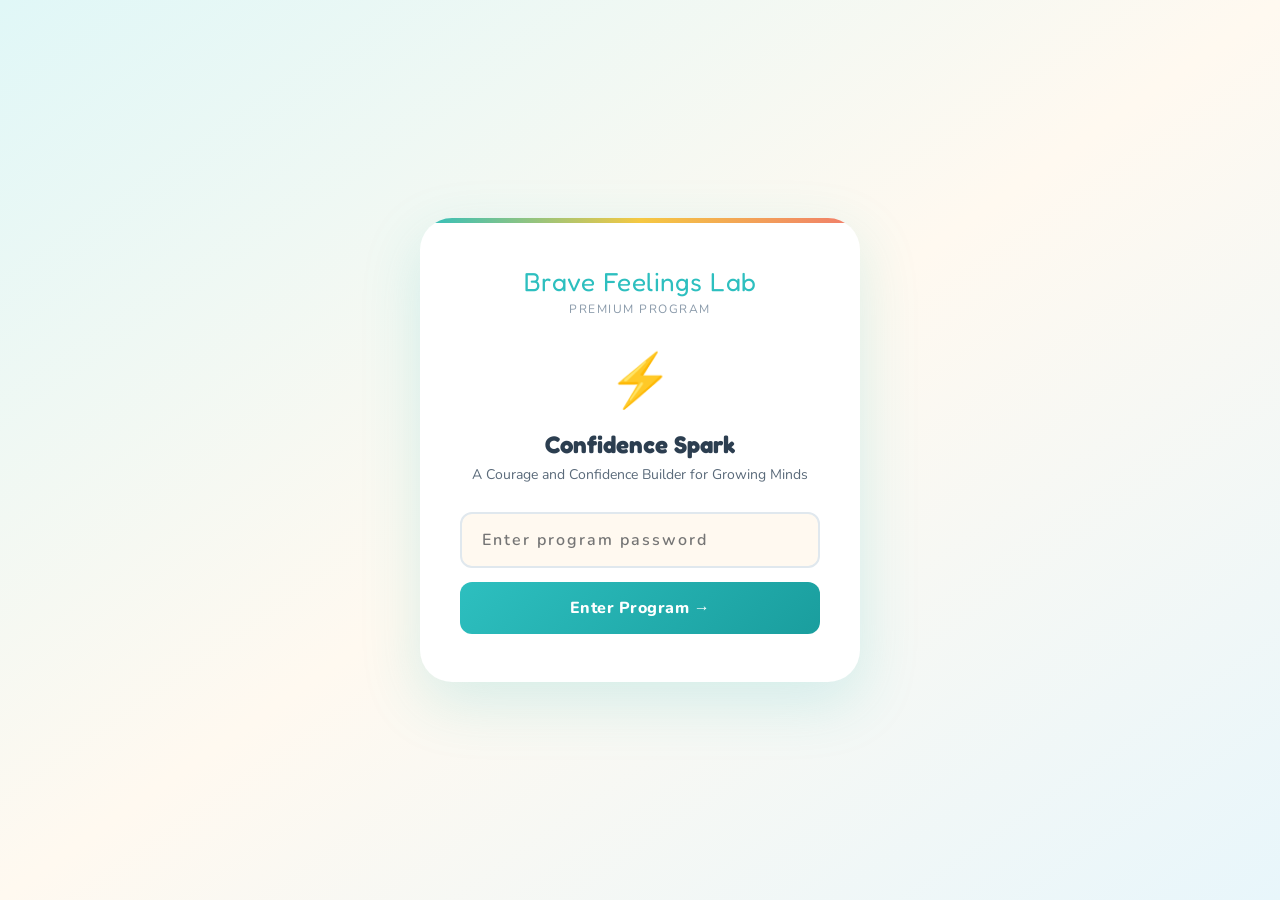
<file: index.html>
<!DOCTYPE html>
<html lang="en">
<head>
  <meta charset="UTF-8" />
  <meta name="viewport" content="width=device-width, initial-scale=1.0" />
  <meta name="description" content="Confidence Spark — A Courage and Confidence Builder for Growing Minds. Brave Feelings Lab." />
  <title>Confidence Spark | Brave Feelings Lab</title>
  <link rel="stylesheet" href="styles.css" />
</head>
<body>

  <!-- =============================================
       PASSWORD SCREEN
  ============================================= -->
  <div id="password-screen">
    <div class="password-card">
      <div class="password-logo">Brave Feelings Lab</div>
      <div class="password-subtitle">Premium Program</div>
      <div class="password-spark">⚡</div>
      <h2>Confidence Spark</h2>
      <p>A Courage and Confidence Builder for Growing Minds</p>
      <div class="password-input-wrap">
        <input
          type="password"
          id="password-input"
          placeholder="Enter program password"
          autocomplete="off"
          autocorrect="off"
          autocapitalize="off"
          spellcheck="false"
        />
      </div>
      <div id="password-error"></div>
      <button class="btn-enter" id="password-submit">Enter Program →</button>
    </div>
  </div>

  <!-- =============================================
       MAIN APP
  ============================================= -->
  <div id="app">

    <!-- Header -->
    <header id="app-header">
      <div class="header-brand">Confidence Spark ⚡</div>

      <div class="header-center">
        <button id="menu-toggle" class="menu-toggle" aria-label="Open program menu">☰</button>
      </div>

      <div class="header-progress-wrap">
        <span class="progress-label">Page 1 of 30</span>
        <div class="progress-bar-outer">
          <div class="progress-bar-inner"></div>
        </div>
      </div>
    </header>

    <!-- Menu Overlay & Drawer -->
    <div id="program-menu-overlay" class="program-menu-overlay"></div>
    <aside id="program-menu" class="program-menu" aria-hidden="true">
      <div class="program-menu-header">
        <h3>Program Menu</h3>
        <button id="menu-close" class="menu-close" aria-label="Close menu">✕</button>
      </div>

      <div class="program-menu-section">
        <label for="page-jump-select" class="program-menu-label">Go to Page</label>
        <select id="page-jump-select" class="page-jump-select">
          <option value="">Select a page...</option>
        </select>
        <button id="page-jump-btn" class="program-menu-btn primary">Go</button>
      </div>

      <div class="program-menu-section journey-section">
        <div class="program-menu-label">Confidence Spark Journey</div>
        <div id="journey-roadmap" class="journey-roadmap"></div>
      </div>

      <div class="program-menu-section">
        <button id="restart-btn" class="program-menu-btn">Restart Program</button>
        <button id="logoff-btn" class="program-menu-btn logoff">Log Off</button>
        <button id="exit-btn" class="program-menu-btn danger">Exit &amp; Reset Progress</button>
      </div>
    </aside>

    <!-- Page Content -->
    <main id="page-container"></main>

    <!-- Spark success toast (inside #app so it doesn't show before login) -->
    <div id="spark-success" class="spark-success">⭐ Nice progress!</div>

  </div><!-- /app -->

  <script src="script.js"></script>
</body>
</html>
</file>
<file: styles.css>
/* =============================================
   CONFIDENCE SPARK — Brave Feelings Lab
   styles.css — fully polished
   ============================================= */

@import url('https://fonts.googleapis.com/css2?family=Nunito:wght@400;600;700;800;900&family=Fredoka+One&display=swap');

:root {
  --teal: #2DBFBF;
  --teal-dark: #1a9e9e;
  --teal-light: #e0f7f7;
  --yellow: #F5C842;
  --yellow-light: #FFF8DC;
  --sky: #7EC8E3;
  --sky-light: #e8f6fb;
  --coral: #F07C6C;
  --coral-light: #fdecea;
  --cream: #FFF9F0;
  --white: #ffffff;
  --text-dark: #2c3e50;
  --text-medium: #5a6a7a;
  --text-light: #8a9aaa;
  --shadow: 0 4px 24px rgba(45,191,191,0.13);
  --shadow-strong: 0 8px 32px rgba(45,191,191,0.22);
  --radius: 20px;
  --radius-sm: 12px;
}

*, *::before, *::after {
  box-sizing: border-box;
  margin: 0;
  padding: 0;
}

html, body {
  height: 100%;
  font-family: 'Nunito', sans-serif;
  background: var(--cream);
  color: var(--text-dark);
  overflow-x: hidden;
}

/* =============================================
   BACKGROUND DECORATIONS
   ============================================= */
body::before {
  content: '';
  position: fixed;
  top: -100px; right: -100px;
  width: 400px; height: 400px;
  background: radial-gradient(circle, rgba(45,191,191,0.10) 0%, transparent 70%);
  border-radius: 50%;
  pointer-events: none;
  z-index: 0;
}
body::after {
  content: '';
  position: fixed;
  bottom: -80px; left: -80px;
  width: 300px; height: 300px;
  background: radial-gradient(circle, rgba(245,200,66,0.13) 0%, transparent 70%);
  border-radius: 50%;
  pointer-events: none;
  z-index: 0;
}

/* =============================================
   PASSWORD SCREEN
   ============================================= */
#password-screen {
  position: fixed;
  inset: 0;
  z-index: 1000;
  display: flex;
  align-items: center;
  justify-content: center;
  background: linear-gradient(145deg, #e0f7f7 0%, #fff9f0 50%, #e8f6fb 100%);
  padding: 20px;
}

.password-card {
  background: var(--white);
  border-radius: 32px;
  padding: 48px 40px;
  max-width: 440px;
  width: 100%;
  text-align: center;
  box-shadow: 0 20px 60px rgba(45,191,191,0.18);
  position: relative;
  overflow: hidden;
}

.password-card::before {
  content: '';
  position: absolute;
  top: 0; left: 0; right: 0;
  height: 5px;
  background: linear-gradient(90deg, var(--teal), var(--yellow), var(--coral));
}

.password-logo {
  font-family: 'Fredoka One', cursive;
  font-size: 26px;
  color: var(--teal);
  margin-bottom: 4px;
  letter-spacing: 0.5px;
}

.password-subtitle {
  font-size: 12px;
  color: var(--text-light);
  letter-spacing: 1.5px;
  text-transform: uppercase;
  margin-bottom: 28px;
}

.password-spark {
  font-size: 52px;
  margin-bottom: 14px;
  animation: floatStar 3s ease-in-out infinite;
}

@keyframes floatStar {
  0%, 100% { transform: translateY(0) rotate(0deg); }
  50%       { transform: translateY(-8px) rotate(10deg); }
}

.password-card h2 {
  font-family: 'Fredoka One', cursive;
  font-size: 24px;
  color: var(--text-dark);
  margin-bottom: 6px;
}

.password-card p {
  font-size: 14px;
  color: var(--text-medium);
  margin-bottom: 28px;
}

.password-input-wrap {
  position: relative;
  margin-bottom: 14px;
}

#password-input {
  width: 100%;
  padding: 15px 20px;
  font-family: 'Nunito', sans-serif;
  font-size: 16px;
  font-weight: 600;
  border: 2.5px solid #e0e8ee;
  border-radius: var(--radius-sm);
  outline: none;
  transition: border-color 0.2s, box-shadow 0.2s;
  color: var(--text-dark);
  background: var(--cream);
  letter-spacing: 2px;
}

#password-input:focus {
  border-color: var(--teal);
  box-shadow: 0 0 0 4px rgba(45,191,191,0.12);
}

#password-error {
  color: var(--coral);
  font-size: 13px;
  font-weight: 700;
  min-height: 20px;
  margin-bottom: 14px;
  display: none;
}

#password-error.show {
  display: block;
  animation: shake 0.4s ease;
}

@keyframes shake {
  0%, 100% { transform: translateX(0); }
  25%       { transform: translateX(-8px); }
  75%       { transform: translateX(8px); }
}

.btn-enter {
  width: 100%;
  padding: 15px;
  background: linear-gradient(135deg, var(--teal) 0%, var(--teal-dark) 100%);
  color: white;
  font-family: 'Nunito', sans-serif;
  font-size: 16px;
  font-weight: 800;
  border: none;
  border-radius: var(--radius-sm);
  cursor: pointer;
  transition: transform 0.2s, box-shadow 0.2s;
  letter-spacing: 0.5px;
}

.btn-enter:hover  { transform: translateY(-2px); box-shadow: 0 6px 20px rgba(45,191,191,0.35); }
.btn-enter:active { transform: translateY(0); }

/* =============================================
   MAIN APP
   ============================================= */
#app {
  display: none;
  min-height: 100vh;
  flex-direction: column;
  position: relative;
  z-index: 1;
}

#app.active { display: flex; }

/* =============================================
   HEADER — brand left | hamburger+progress centered
   ============================================= */
#app-header {
  background: var(--white);
  min-height: 64px;
  padding: 0 32px;
  box-shadow: 0 2px 10px rgba(45,191,191,0.10);
  position: sticky;
  top: 0;
  z-index: 100;
  display: flex;
  align-items: center;
  justify-content: center;
}

.header-brand {
  position: absolute;
  left: 32px;
  font-family: 'Fredoka One', cursive;
  font-size: 19px;
  color: var(--teal);
  white-space: nowrap;
}

.header-center {
  flex: 0 0 auto;
  display: flex;
  align-items: center;
  margin-right: 12px;
}

.header-progress-wrap {
  flex: 0 0 auto;
  display: flex;
  align-items: center;
  gap: 10px;
}

.progress-label {
  font-size: 12px;
  font-weight: 700;
  color: var(--text-medium);
  white-space: nowrap;
}

.progress-bar-outer {
  width: 100px;
  height: 7px;
  background: #e0e8ee;
  border-radius: 10px;
  overflow: hidden;
  flex-shrink: 0;
}

.progress-bar-inner {
  height: 100%;
  background: linear-gradient(90deg, var(--teal), var(--yellow));
  border-radius: 10px;
  transition: width 0.5s ease;
  width: 3.33%;
}

/* =============================================
   MENU TOGGLE
   ============================================= */
.menu-toggle {
  background: var(--white);
  border: 2px solid #e0e8ee;
  color: var(--text-dark);
  width: 40px;
  height: 40px;
  border-radius: 10px;
  font-size: 19px;
  cursor: pointer;
  transition: all 0.2s ease;
  flex-shrink: 0;
  display: flex;
  align-items: center;
  justify-content: center;
}

.menu-toggle:hover {
  border-color: var(--teal);
  color: var(--teal-dark);
  box-shadow: 0 4px 12px rgba(45,191,191,0.15);
}

/* =============================================
   PROGRAM MENU DRAWER
   ============================================= */
.program-menu-overlay {
  position: fixed;
  inset: 0;
  background: rgba(44,62,80,0.30);
  opacity: 0;
  pointer-events: none;
  transition: opacity 0.22s ease;
  z-index: 150;
}

.program-menu-overlay.show {
  opacity: 1;
  pointer-events: auto;
}

.program-menu {
  position: fixed;
  top: 0;
  right: -360px;
  width: min(340px, 92vw);
  height: 100vh;
  background: var(--white);
  box-shadow: -10px 0 30px rgba(44,62,80,0.12);
  z-index: 160;
  transition: right 0.25s ease;
  padding: 20px 18px 24px;
  /* Flex column so the journey section can flex-grow and scroll internally */
  display: flex;
  flex-direction: column;
  overflow: hidden;
}

.program-menu.open { right: 0; }

.program-menu-header {
  display: flex;
  align-items: center;
  justify-content: space-between;
  margin-bottom: 20px;
  padding-bottom: 14px;
  border-bottom: 1px solid #edf2f6;
  flex-shrink: 0;
}

.program-menu-header h3 {
  font-size: 18px;
  color: var(--text-dark);
  font-weight: 800;
}

.menu-close {
  background: transparent;
  border: none;
  font-size: 20px;
  color: var(--text-medium);
  cursor: pointer;
  padding: 4px;
  border-radius: 6px;
  transition: color 0.2s;
}
.menu-close:hover { color: var(--text-dark); }

.program-menu-section {
  margin-bottom: 18px;
  flex-shrink: 0;
}

.program-menu-label {
  display: block;
  font-size: 12px;
  font-weight: 800;
  color: var(--text-medium);
  text-transform: uppercase;
  letter-spacing: 0.8px;
  margin-bottom: 8px;
}

.page-jump-select {
  width: 100%;
  padding: 12px 14px;
  border: 2px solid #e0e8ee;
  border-radius: 10px;
  background: var(--cream);
  color: var(--text-dark);
  font-family: 'Nunito', sans-serif;
  font-size: 14px;
  font-weight: 700;
  margin-bottom: 10px;
  outline: none;
}

.program-menu-btn {
  width: 100%;
  padding: 13px 16px;
  border-radius: 10px;
  border: 2px solid #e0e8ee;
  background: var(--white);
  color: var(--text-dark);
  font-family: 'Nunito', sans-serif;
  font-size: 14px;
  font-weight: 800;
  cursor: pointer;
  transition: all 0.2s ease;
  margin-bottom: 8px;
}

.program-menu-btn:hover { border-color: var(--teal); box-shadow: 0 4px 12px rgba(45,191,191,0.10); }

.program-menu-btn.primary {
  background: linear-gradient(135deg, var(--teal) 0%, var(--teal-dark) 100%);
  border-color: var(--teal);
  color: var(--white);
}

.program-menu-btn.danger {
  border-color: rgba(240,124,108,0.35);
  color: #b4463a;
  background: #fff5f3;
}

/* =============================================
   MAIN CONTENT AREA
   ============================================= */
#page-container {
  flex: 1;
  display: flex;
  align-items: flex-start;
  justify-content: center;
  padding: 32px 16px 52px;
}

/* =============================================
   PAGE CARD
   ============================================= */
.page-card {
  background: var(--white);
  border-radius: 24px;
  max-width: 680px;
  width: 100%;
  box-shadow: var(--shadow);
  overflow: hidden;
  transition: opacity 0.35s ease, transform 0.35s cubic-bezier(0.22, 1, 0.36, 1);
  will-change: opacity, transform;
}

/* Entry: card arrives from right (Next) or left (Back) */
.page-card.enter-from-right { opacity: 0; transform: translateX(48px); }
.page-card.enter-from-left  { opacity: 0; transform: translateX(-48px); }

/* Resting visible state */
.page-card.enter-active { opacity: 1; transform: translateX(0); }

/* Exit: card leaves to left (Next) or right (Back) */
.page-card.exit-to-left  { opacity: 0; transform: translateX(-48px); pointer-events: none; }
.page-card.exit-to-right { opacity: 0; transform: translateX(48px);  pointer-events: none; }

/* =============================================
   PAGE ILLUSTRATION AREA
   ============================================= */
.page-image-wrap {
  width: 100%;
  background: linear-gradient(145deg, var(--teal-light), var(--sky-light));
  display: flex;
  align-items: center;
  justify-content: center;
  min-height: 240px;
  padding: 28px 24px;
}

.page-image-wrap img {
  max-width: 100%;
  max-height: 220px;
  object-fit: contain;
  display: block;
  border-radius: 14px;
}

.page-image-placeholder {
  width: 160px;
  height: 160px;
  background: rgba(45,191,191,0.10);
  border-radius: 50%;
  display: flex;
  align-items: center;
  justify-content: center;
  font-size: 64px;
}

/* =============================================
   PHASE BADGE — refined pill
   ============================================= */
.phase-badge {
  display: inline-flex;
  align-items: center;
  gap: 6px;
  padding: 5px 14px;
  border-radius: 30px;
  font-size: 10px;
  font-weight: 900;
  letter-spacing: 0.8px;
  text-transform: uppercase;
  margin-bottom: 10px;
}

/* =============================================
   PAGE BODY — typography hierarchy
   ============================================= */
.page-body {
  padding: 28px 32px 36px;
}

/* PAGE NUMBER — very subtle eyebrow */
.page-number {
  font-size: 10px;
  font-weight: 800;
  color: var(--text-light);
  letter-spacing: 2px;
  text-transform: uppercase;
  margin-bottom: 4px;
}

/* PAGE TITLE — dominant */
.page-title {
  font-family: 'Fredoka One', cursive;
  font-size: 28px;
  color: var(--text-dark);
  margin-bottom: 16px;
  line-height: 1.2;
}

/* PAGE TEXT — readable body copy */
.page-text {
  font-size: 15.5px;
  line-height: 1.78;
  color: var(--text-medium);
  margin-bottom: 22px;
}

/* =============================================
   PARENT & TEACHER GUIDE — polished content block
   ============================================= */
.page-content {
  background: #f8fcfc;
  border: 1.5px solid rgba(45,191,191,0.15);
  border-radius: 14px;
  padding: 18px 20px;
  margin-bottom: 22px;
}

.page-content p {
  font-size: 14.5px;
  color: var(--text-dark);
  line-height: 1.65;
  margin-bottom: 10px;
  font-weight: 600;
}

.page-content p strong {
  color: var(--teal-dark);
  font-weight: 800;
}

.page-content ul {
  list-style: none;
  margin: 0 0 12px 0;
  padding: 0;
}

.page-content ul li {
  font-size: 14px;
  color: var(--text-medium);
  line-height: 1.6;
  padding: 6px 0 6px 20px;
  position: relative;
  border-bottom: 1px solid #edf4f4;
  font-weight: 600;
}

.page-content ul li:last-child { border-bottom: none; }

.page-content ul li::before {
  content: '›';
  position: absolute;
  left: 4px;
  color: var(--teal);
  font-weight: 900;
  font-size: 16px;
  line-height: 1.5;
}

/* =============================================
   BENNE HART GUIDE BOX — polished mentor style
   ============================================= */
.benne-box {
  display: flex;
  align-items: flex-start;
  gap: 14px;
  background: var(--teal-light);
  border-radius: 16px;
  padding: 16px 18px;
  margin-bottom: 24px;
  border-left: 4px solid var(--teal);
  position: relative;
}

.benne-avatar {
  width: 46px;
  height: 46px;
  border-radius: 50%;
  object-fit: cover;
  flex-shrink: 0;
  border: 2.5px solid var(--teal);
  box-shadow: 0 2px 8px rgba(45,191,191,0.20);
}

/* "BH" initials shown if image fails */
.benne-avatar-placeholder {
  width: 46px;
  height: 46px;
  border-radius: 50%;
  background: linear-gradient(135deg, var(--teal), var(--teal-dark));
  flex-shrink: 0;
  display: flex;
  align-items: center;
  justify-content: center;
  color: white;
  font-size: 13px;
  font-weight: 900;
  font-family: 'Nunito', sans-serif;
  letter-spacing: 0.5px;
  box-shadow: 0 2px 8px rgba(45,191,191,0.20);
}

.benne-text-wrap {
  flex: 1;
  min-width: 0;
}

.benne-name {
  font-size: 10px;
  font-weight: 900;
  color: var(--teal-dark);
  text-transform: uppercase;
  letter-spacing: 1px;
  margin-bottom: 5px;
}

.benne-says {
  font-size: 14.5px;
  color: var(--text-dark);
  line-height: 1.65;
  font-weight: 600;
}

/* =============================================
   INTERACTIVE ELEMENTS
   ============================================= */

/* Name Input */
.name-input-wrap { margin-bottom: 22px; }

.name-input-wrap label {
  display: block;
  font-size: 14px;
  font-weight: 800;
  color: var(--text-dark);
  margin-bottom: 8px;
}

.name-input {
  width: 100%;
  padding: 14px 18px;
  font-family: 'Nunito', sans-serif;
  font-size: 16px;
  font-weight: 700;
  border: 2.5px solid #e0e8ee;
  border-radius: var(--radius-sm);
  outline: none;
  transition: border-color 0.2s, box-shadow 0.2s;
  color: var(--text-dark);
  background: var(--cream);
}

.name-input:focus {
  border-color: var(--teal);
  box-shadow: 0 0 0 4px rgba(45,191,191,0.12);
}

/* Choices question label */
.choices-question {
  font-size: 15px;
  font-weight: 800;
  color: var(--text-dark);
  margin-bottom: 12px;
  line-height: 1.5;
}

/* Multiple Choice */
.choices-wrap {
  display: flex;
  flex-direction: column;
  gap: 9px;
  margin-bottom: 20px;
}

.choice-btn {
  display: flex;
  align-items: center;
  gap: 12px;
  padding: 13px 16px;
  background: var(--cream);
  border: 2px solid #e0e8ee;
  border-radius: var(--radius-sm);
  font-family: 'Nunito', sans-serif;
  font-size: 14.5px;
  font-weight: 700;
  color: var(--text-dark);
  cursor: pointer;
  transition: border-color 0.18s, background 0.18s, transform 0.18s, box-shadow 0.18s;
  text-align: left;
  width: 100%;
}

.choice-btn:hover {
  border-color: var(--teal);
  background: var(--teal-light);
  transform: translateX(3px);
  box-shadow: 0 3px 10px rgba(45,191,191,0.10);
}

.choice-btn.selected { border-color: var(--teal); background: var(--teal-light); color: var(--teal-dark); }
.choice-btn.correct  { border-color: #27ae60; background: #eafaf1; color: #1e8449; }
.choice-btn.wrong    { border-color: var(--coral); background: var(--coral-light); color: #c0392b; }

.choice-icon {
  width: 32px;
  height: 32px;
  border-radius: 50%;
  background: var(--white);
  display: flex;
  align-items: center;
  justify-content: center;
  font-size: 16px;
  flex-shrink: 0;
  border: 2px solid #e0e8ee;
  transition: all 0.18s;
}

.choice-btn.selected .choice-icon,
.choice-btn.correct  .choice-icon { background: var(--teal); border-color: var(--teal); color: white; }
.choice-btn.wrong    .choice-icon { background: var(--coral); border-color: var(--coral); color: white; }

/* Feedback message */
.feedback-msg {
  padding: 12px 16px;
  border-radius: var(--radius-sm);
  font-size: 14px;
  font-weight: 700;
  margin-bottom: 16px;
  display: none;
  animation: fadeIn 0.3s ease;
  line-height: 1.5;
}

.feedback-msg.show     { display: block; }
.feedback-msg.positive { background: #eafaf1; color: #1e8449; border-left: 4px solid #27ae60; }
.feedback-msg.neutral  { background: var(--yellow-light); color: #7d6608; border-left: 4px solid var(--yellow); }

@keyframes fadeIn {
  from { opacity: 0; transform: translateY(5px); }
  to   { opacity: 1; transform: translateY(0); }
}

/* Reflection Textarea */
.reflection-wrap { margin-bottom: 22px; }

.reflection-label {
  display: block;
  font-size: 14.5px;
  font-weight: 700;
  color: var(--text-dark);
  margin-bottom: 10px;
  line-height: 1.55;
}

.reflection-textarea {
  width: 100%;
  min-height: 110px;
  padding: 14px 18px;
  font-family: 'Nunito', sans-serif;
  font-size: 15px;
  color: var(--text-dark);
  border: 2.5px solid #e0e8ee;
  border-radius: var(--radius-sm);
  resize: vertical;
  outline: none;
  transition: border-color 0.2s, box-shadow 0.2s;
  background: var(--cream);
  line-height: 1.6;
}

.reflection-textarea:focus {
  border-color: var(--teal);
  box-shadow: 0 0 0 4px rgba(45,191,191,0.12);
}

/* =============================================
   SCRIPTURE BOX
   ============================================= */
.scripture-box {
  background: linear-gradient(135deg, var(--yellow-light), #fff3c4);
  border-radius: 14px;
  padding: 20px 24px;
  margin-bottom: 22px;
  border: 1.5px solid rgba(245,200,66,0.45);
  text-align: center;
}

.scripture-verse {
  font-size: 15px;
  font-style: italic;
  color: var(--text-dark);
  line-height: 1.7;
  margin-bottom: 8px;
  font-weight: 600;
}

.scripture-ref {
  font-size: 11px;
  font-weight: 800;
  color: #8a7010;
  letter-spacing: 0.8px;
  text-transform: uppercase;
}

/* =============================================
   HIGHLIGHT BOX
   ============================================= */
.highlight-box {
  background: var(--sky-light);
  border-radius: 14px;
  padding: 16px 20px;
  margin-bottom: 22px;
  border-left: 4px solid var(--sky);
}

.highlight-box p {
  font-size: 14.5px;
  color: var(--text-dark);
  line-height: 1.65;
  font-weight: 600;
  padding: 4px 0;
}

/* =============================================
   STEPS LIST
   ============================================= */
.steps-title {
  font-size: 11px;
  font-weight: 900;
  color: var(--text-medium);
  margin-bottom: 12px;
  text-transform: uppercase;
  letter-spacing: 1px;
}

.steps-list {
  list-style: none;
  margin-bottom: 22px;
  border: 1.5px solid #edf2f7;
  border-radius: 14px;
  overflow: hidden;
}

.steps-list li {
  display: flex;
  align-items: flex-start;
  gap: 14px;
  padding: 12px 16px;
  border-bottom: 1px solid #f0f4f7;
  font-weight: 600;
  font-size: 14.5px;
  line-height: 1.55;
  color: var(--text-dark);
  background: var(--white);
  transition: background 0.15s;
}

.steps-list li:last-child { border-bottom: none; }
.steps-list li:hover { background: #f8fcfc; }

.step-num {
  width: 26px;
  height: 26px;
  border-radius: 50%;
  background: var(--teal);
  color: white;
  font-size: 12px;
  font-weight: 800;
  display: flex;
  align-items: center;
  justify-content: center;
  flex-shrink: 0;
  margin-top: 1px;
}

/* =============================================
   THOUGHT CARDS
   ============================================= */
.thought-cards {
  display: grid;
  grid-template-columns: 1fr 1fr;
  gap: 12px;
  margin-bottom: 22px;
}

.thought-card {
  border-radius: 14px;
  padding: 18px 16px;
  text-align: center;
}

.thought-card.doubt  { background: var(--coral-light); border: 1.5px solid rgba(240,124,108,0.28); }
.thought-card.courage { background: var(--teal-light); border: 1.5px solid rgba(45,191,191,0.28); }

.thought-card-emoji  { font-size: 28px; margin-bottom: 8px; }

.thought-card-label {
  font-size: 10px;
  font-weight: 900;
  letter-spacing: 1px;
  text-transform: uppercase;
  margin-bottom: 10px;
}

.thought-card.doubt  .thought-card-label { color: #c0392b; }
.thought-card.courage .thought-card-label { color: var(--teal-dark); }

.thought-card-text {
  font-size: 13.5px;
  font-weight: 700;
  color: var(--text-dark);
  line-height: 1.45;
}

/* =============================================
   NAVIGATION BUTTONS
   ============================================= */
.page-nav {
  display: flex;
  align-items: center;
  justify-content: space-between;
  padding-top: 12px;
  border-top: 1px solid #f0f4f7;
  margin-top: 8px;
  gap: 12px;
}

.btn-next {
  display: flex;
  align-items: center;
  gap: 8px;
  padding: 14px 28px;
  background: linear-gradient(135deg, var(--teal) 0%, var(--teal-dark) 100%);
  color: white;
  font-family: 'Nunito', sans-serif;
  font-size: 15px;
  font-weight: 800;
  border: none;
  border-radius: var(--radius-sm);
  cursor: pointer;
  transition: transform 0.2s, box-shadow 0.2s;
  letter-spacing: 0.3px;
  margin-left: auto;
}

.btn-next:hover  { transform: translateY(-2px); box-shadow: 0 6px 20px rgba(45,191,191,0.40); }
.btn-next:active { transform: translateY(0); }

.btn-back {
  display: flex;
  align-items: center;
  gap: 6px;
  padding: 13px 18px;
  background: transparent;
  color: var(--text-medium);
  font-family: 'Nunito', sans-serif;
  font-size: 14px;
  font-weight: 700;
  border: 2px solid #e0e8ee;
  border-radius: var(--radius-sm);
  cursor: pointer;
  transition: all 0.2s;
}

.btn-back:hover { border-color: var(--text-medium); color: var(--text-dark); }

/* =============================================
   SPARK SUCCESS TOAST
   ============================================= */

/* 1. Scale pop — toast bounces in */
@keyframes toastPop {
  0%   { transform: translateX(-50%) translateY(0) scale(0.72); }
  55%  { transform: translateX(-50%) translateY(0) scale(1.10); }
  80%  { transform: translateX(-50%) translateY(0) scale(0.96); }
  100% { transform: translateX(-50%) translateY(0) scale(1.00); }
}

/* 2. Glow pulse — radiates outward then fades */
@keyframes toastGlow {
  0%   { box-shadow: 0 6px 20px rgba(45,191,191,0.32), 0 0 0px  rgba(45,191,191,0.0); }
  40%  { box-shadow: 0 6px 28px rgba(45,191,191,0.55), 0 0 22px rgba(45,191,191,0.45); }
  100% { box-shadow: 0 6px 20px rgba(45,191,191,0.32), 0 0 0px  rgba(45,191,191,0.0); }
}

/* 3. Sparkle burst — ::before uses box-shadow dots that scale out + fade */
@keyframes sparkleBurst {
  0% {
    opacity: 1;
    transform: translateX(-50%) translateY(-50%) scale(0);
    box-shadow:
       0px  -22px  0 3px rgba(245,200,66,0.95),
      15px  -17px  0 2px rgba(45,191,191,0.90),
      22px    0px  0 3px rgba(245,200,66,0.85),
      15px   17px  0 2px rgba(45,191,191,0.80),
       0px   22px  0 3px rgba(240,124,108,0.80),
     -15px   17px  0 2px rgba(245,200,66,0.85),
     -22px    0px  0 3px rgba(45,191,191,0.90),
     -15px  -17px  0 2px rgba(240,124,108,0.90);
  }
  60% {
    opacity: 0.85;
    transform: translateX(-50%) translateY(-50%) scale(1);
    box-shadow:
       0px  -38px  0 2px rgba(245,200,66,0.60),
      26px  -29px  0 1px rgba(45,191,191,0.55),
      38px    0px  0 2px rgba(245,200,66,0.50),
      26px   29px  0 1px rgba(45,191,191,0.45),
       0px   38px  0 2px rgba(240,124,108,0.45),
     -26px   29px  0 1px rgba(245,200,66,0.50),
     -38px    0px  0 2px rgba(45,191,191,0.55),
     -26px  -29px  0 1px rgba(240,124,108,0.55);
  }
  100% {
    opacity: 0;
    transform: translateX(-50%) translateY(-50%) scale(1.3);
    box-shadow:
       0px  -50px  0 1px rgba(245,200,66,0.0),
      35px  -38px  0 1px rgba(45,191,191,0.0),
      50px    0px  0 1px rgba(245,200,66,0.0),
      35px   38px  0 1px rgba(45,191,191,0.0),
       0px   50px  0 1px rgba(240,124,108,0.0),
     -35px   38px  0 1px rgba(245,200,66,0.0),
     -50px    0px  0 1px rgba(45,191,191,0.0),
     -35px  -38px  0 1px rgba(240,124,108,0.0);
  }
}

.spark-success {
  position: fixed;
  top: 76px;
  left: 50%;
  transform: translateX(-50%) translateY(-8px) scale(1);
  background: linear-gradient(135deg, var(--teal), var(--teal-dark));
  color: white;
  font-family: 'Nunito', sans-serif;
  font-size: 13px;
  font-weight: 800;
  padding: 9px 22px;
  border-radius: 30px;
  box-shadow: 0 6px 20px rgba(45,191,191,0.32);
  z-index: 200;
  opacity: 0;
  pointer-events: none;
  transition: opacity 0.18s ease;
  white-space: nowrap;
  /* Sparkle dots anchor point */
  overflow: visible;
}

/* Sparkle burst pseudo-element — sits centered behind toast */
.spark-success::before {
  content: '';
  position: absolute;
  top: 50%;
  left: 50%;
  width: 6px;
  height: 6px;
  border-radius: 50%;
  background: transparent;
  pointer-events: none;
  opacity: 0;
}

.spark-success.show {
  opacity: 1;
  transform: translateX(-50%) translateY(0) scale(1);
  animation:
    toastPop  0.45s cubic-bezier(0.22, 1, 0.36, 1) forwards,
    toastGlow 1.10s ease forwards;
}

.spark-success.show::before {
  animation: sparkleBurst 0.90s ease-out forwards;
}

/* =============================================
   COMPLETION SCREEN — polished
   ============================================= */
.completion-screen {
  text-align: center;
  padding: 44px 36px 40px;
}

.completion-stars {
  font-size: 46px;
  margin-bottom: 16px;
  animation: starPop 0.65s cubic-bezier(0.22, 1, 0.36, 1);
}

@keyframes starPop {
  0%   { transform: scale(0) rotate(-20deg); opacity: 0; }
  70%  { transform: scale(1.15) rotate(5deg); }
  100% { transform: scale(1) rotate(0deg); opacity: 1; }
}

.completion-title {
  font-family: 'Fredoka One', cursive;
  font-size: 34px;
  color: var(--teal);
  margin-bottom: 14px;
  line-height: 1.2;
}

.completion-name { color: var(--yellow); }

.completion-text {
  font-size: 16px;
  color: var(--text-medium);
  line-height: 1.78;
  max-width: 480px;
  margin: 0 auto 26px;
}

.completion-badge {
  display: inline-flex;
  align-items: center;
  gap: 10px;
  background: linear-gradient(135deg, var(--yellow-light), #fff3c4);
  border: 1.5px solid rgba(245,200,66,0.5);
  border-radius: 30px;
  padding: 11px 24px;
  font-size: 13px;
  font-weight: 800;
  color: #7d6608;
  margin-bottom: 26px;
  letter-spacing: 0.3px;
}

/* Completion Benne box reuses benne-box styles — just add margin */
.completion-screen .benne-box {
  text-align: left;
  margin-bottom: 24px;
}

/* Completion scripture box */
.completion-screen .scripture-box {
  margin-bottom: 28px;
}

.btn-restart {
  padding: 14px 32px;
  background: linear-gradient(135deg, var(--yellow), #e5b820);
  color: var(--text-dark);
  font-family: 'Nunito', sans-serif;
  font-size: 15px;
  font-weight: 800;
  border: none;
  border-radius: var(--radius-sm);
  cursor: pointer;
  transition: transform 0.2s, box-shadow 0.2s;
}

.btn-restart:hover  { transform: translateY(-2px); box-shadow: 0 6px 18px rgba(245,200,66,0.40); }
.btn-restart:active { transform: translateY(0); }

/* =============================================
   PHASE COLORS
   ============================================= */
.phase-1 { background: rgba(45,191,191,0.13); color: var(--teal-dark); }
.phase-2 { background: rgba(240,124,108,0.13); color: #c0392b; }
.phase-3 { background: rgba(126,200,227,0.18); color: #1a7fa0; }
.phase-4 { background: rgba(245,200,66,0.18); color: #7d6608; }
.phase-5 { background: rgba(45,191,191,0.13); color: var(--teal-dark); }
.phase-6 { background: rgba(245,200,66,0.18); color: #7d6608; }


/* =============================================
   CERTIFICATE
   ============================================= */
.certificate-wrapper {
  margin: 28px 0 24px;
  display: flex;
  flex-direction: column;
  align-items: center;
  gap: 14px;
}

.certificate {
  width: 100%;
  max-width: 580px;
  background: #fffdf7;
  border-radius: 12px;
  box-shadow: 0 8px 32px rgba(45,191,191,0.18), 0 2px 8px rgba(0,0,0,0.06);
  animation: certReveal 0.6s cubic-bezier(0.22,1,0.36,1) forwards;
  overflow: hidden;
}

@keyframes certReveal {
  from { opacity: 0; transform: translateY(20px) scale(0.97); }
  to   { opacity: 1; transform: translateY(0)    scale(1); }
}

.cert-border-outer {
  border: 6px solid var(--teal);
  margin: 10px;
  border-radius: 8px;
  padding: 0;
}

.cert-border-inner {
  border: 2px solid var(--yellow);
  margin: 6px;
  border-radius: 4px;
  padding: 22px 28px 20px;
  text-align: center;
  background: linear-gradient(160deg, #fffdf7 0%, #f0fafa 100%);
}

.cert-top-emblem {
  font-size: 32px;
  margin-bottom: 4px;
  line-height: 1;
}

.cert-brand {
  font-family: 'Fredoka One', cursive;
  font-size: 13px;
  color: var(--teal);
  letter-spacing: 1.5px;
  text-transform: uppercase;
  margin-bottom: 6px;
}

.cert-title {
  font-family: 'Fredoka One', cursive;
  font-size: 24px;
  color: var(--text-dark);
  margin-bottom: 10px;
  line-height: 1.2;
}

.cert-subtitle {
  font-size: 13px;
  color: var(--text-light);
  letter-spacing: 0.5px;
  margin-bottom: 6px;
}

.cert-name {
  font-family: 'Fredoka One', cursive;
  font-size: 32px;
  color: var(--teal);
  margin-bottom: 8px;
  line-height: 1.1;
  padding: 0 12px;
  word-break: break-word;
}

.cert-program {
  font-size: 13px;
  color: var(--text-medium);
  margin-bottom: 4px;
}

.cert-program-name {
  font-family: 'Fredoka One', cursive;
  font-size: 20px;
  color: var(--text-dark);
  margin-bottom: 2px;
}

.cert-description {
  font-size: 12px;
  color: var(--text-medium);
  font-weight: 700;
  letter-spacing: 0.3px;
  margin-bottom: 14px;
}

.cert-divider {
  height: 1.5px;
  background: linear-gradient(90deg, transparent, var(--yellow), transparent);
  margin: 0 20px 14px;
}

.cert-footer {
  display: flex;
  align-items: center;
  justify-content: space-between;
  gap: 8px;
  margin-bottom: 14px;
}

.cert-sig-block {
  flex: 1;
  text-align: center;
}

.cert-sig-name {
  font-size: 13px;
  font-weight: 800;
  color: var(--text-dark);
  margin-bottom: 4px;
}

.cert-sig-line {
  height: 1.5px;
  background: var(--text-dark);
  margin: 0 10px 4px;
}

.cert-sig-label {
  font-size: 10px;
  color: var(--text-light);
  letter-spacing: 0.5px;
  text-transform: uppercase;
}

.cert-seal {
  flex: 0 0 auto;
}

.cert-seal-inner {
  width: 62px;
  height: 62px;
  border-radius: 50%;
  background: linear-gradient(135deg, var(--teal), var(--teal-dark));
  display: flex;
  flex-direction: column;
  align-items: center;
  justify-content: center;
  box-shadow: 0 4px 14px rgba(45,191,191,0.35);
  gap: 1px;
}

.cert-seal-star {
  font-size: 18px;
  line-height: 1;
}

.cert-seal-text {
  font-size: 8px;
  font-weight: 900;
  color: white;
  letter-spacing: 1px;
  text-transform: uppercase;
}

.cert-verse {
  font-size: 10px;
  font-style: italic;
  color: #8a7010;
  line-height: 1.5;
  padding-top: 4px;
}

/* Download button */
.btn-download-cert {
  display: inline-flex;
  align-items: center;
  gap: 8px;
  padding: 11px 24px;
  background: linear-gradient(135deg, var(--yellow), #e5b820);
  color: var(--text-dark);
  font-family: 'Nunito', sans-serif;
  font-size: 14px;
  font-weight: 800;
  border: none;
  border-radius: var(--radius-sm);
  cursor: pointer;
  transition: transform 0.2s, box-shadow 0.2s;
  letter-spacing: 0.3px;
}

.btn-download-cert:hover {
  transform: translateY(-2px);
  box-shadow: 0 6px 18px rgba(245,200,66,0.40);
}

.btn-download-cert:active { transform: translateY(0); }

@media (max-width: 480px) {
  .cert-border-inner { padding: 16px 14px 14px; }
  .cert-title  { font-size: 20px; }
  .cert-name   { font-size: 26px; }
  .cert-footer { flex-direction: column; gap: 12px; }
  .cert-seal   { order: -1; }
}


/* =============================================
   PROGRAM MENU — LOG OFF BUTTON
   ============================================= */
.program-menu-btn.logoff {
  border-color: rgba(126,200,227,0.4);
  color: #1a7fa0;
  background: #f0fafd;
}

.program-menu-btn.logoff:hover {
  border-color: var(--sky);
  background: #e0f5fb;
  box-shadow: 0 4px 12px rgba(126,200,227,0.18);
}

/* =============================================
   JOURNEY ROADMAP
   ============================================= */
/* Journey section wrapper — grows to fill available menu space */
.journey-section {
  flex: 1 1 0;
  min-height: 0;
  display: flex;
  flex-direction: column;
  margin-bottom: 18px;
}

.journey-roadmap {
  flex: 1 1 0;
  min-height: 0;
  display: flex;
  flex-direction: column;
  gap: 2px;
  overflow-y: auto;
  padding-right: 4px;
  /* Custom scrollbar */
  scrollbar-width: thin;
  scrollbar-color: var(--teal) var(--teal-light);
}

.journey-roadmap::-webkit-scrollbar {
  width: 4px;
}
.journey-roadmap::-webkit-scrollbar-track { background: transparent; }
.journey-roadmap::-webkit-scrollbar-thumb {
  background: var(--teal-light);
  border-radius: 4px;
}

/* Phase group header — flex row: label left, badge right */
.roadmap-phase-header {
  display: flex;
  align-items: center;
  justify-content: space-between;
  gap: 8px;
  padding: 10px 4px 4px;
  border-bottom: 1px solid #f0f4f7;
  margin-bottom: 2px;
}

.roadmap-phase-header:first-child {
  padding-top: 4px;
}

.roadmap-phase-label {
  font-size: 10px;
  font-weight: 900;
  color: var(--text-light);
  text-transform: uppercase;
  letter-spacing: 0.8px;
  flex: 1;
  min-width: 0;
}

/* Phase status badge */
.roadmap-phase-badge {
  font-size: 9px;
  font-weight: 800;
  letter-spacing: 0.5px;
  text-transform: uppercase;
  padding: 2px 8px;
  border-radius: 20px;
  white-space: nowrap;
  flex-shrink: 0;
}

.roadmap-phase-badge.phase-badge--completed {
  background: rgba(45,191,191,0.15);
  color: var(--teal-dark);
}

.roadmap-phase-badge.phase-badge--inprogress {
  background: rgba(245,200,66,0.20);
  color: #7d6608;
}

.roadmap-phase-badge.phase-badge--notstarted {
  background: #f0f4f7;
  color: var(--text-light);
}

/* Individual roadmap item */
.roadmap-item {
  display: flex;
  align-items: center;
  gap: 10px;
  width: 100%;
  padding: 8px 10px;
  border: none;
  border-radius: 8px;
  background: transparent;
  cursor: pointer;
  text-align: left;
  transition: background 0.15s ease;
  font-family: 'Nunito', sans-serif;
}

.roadmap-item:hover {
  background: var(--cream);
}

/* Completed */
.roadmap-item--completed .roadmap-dot {
  width: 22px;
  height: 22px;
  border-radius: 50%;
  background: var(--teal);
  color: white;
  font-size: 11px;
  font-weight: 900;
  display: flex;
  align-items: center;
  justify-content: center;
  flex-shrink: 0;
}

.roadmap-item--completed .roadmap-title {
  font-size: 13px;
  font-weight: 600;
  color: var(--text-light);
  text-decoration: line-through;
  text-decoration-color: rgba(45,191,191,0.4);
}

/* Current */
.roadmap-item--current {
  background: var(--teal-light);
  border-left: 3px solid var(--teal);
  padding-left: 8px;
}

.roadmap-item--current:hover {
  background: var(--teal-light);
}

.roadmap-item--current .roadmap-dot {
  width: 22px;
  height: 22px;
  border-radius: 50%;
  background: var(--yellow);
  color: white;
  font-size: 12px;
  display: flex;
  align-items: center;
  justify-content: center;
  flex-shrink: 0;
  box-shadow: 0 2px 6px rgba(245,200,66,0.40);
}

.roadmap-item--current .roadmap-title {
  font-size: 13px;
  font-weight: 800;
  color: var(--teal-dark);
}

/* Upcoming */
.roadmap-item--upcoming .roadmap-dot {
  width: 22px;
  height: 22px;
  border-radius: 50%;
  background: #f0f4f7;
  color: var(--text-light);
  font-size: 14px;
  display: flex;
  align-items: center;
  justify-content: center;
  flex-shrink: 0;
  border: 1.5px solid #e0e8ee;
}

.roadmap-item--upcoming .roadmap-title {
  font-size: 13px;
  font-weight: 600;
  color: var(--text-medium);
}

/* =============================================
   RESPONSIVE — mobile
   ============================================= */
@media (max-width: 600px) {
  .page-body       { padding: 20px 18px 26px; }
  .page-title      { font-size: 23px; }
  .thought-cards   { grid-template-columns: 1fr; }
  .progress-bar-outer { width: 80px; }
  .btn-next        { padding: 13px 20px; font-size: 14px; }
  .completion-screen { padding: 28px 20px 32px; }
  .completion-title  { font-size: 28px; }
}

@media (max-width: 480px) {
  #app-header      { padding: 0 16px; min-height: 56px; }
  .header-brand    { font-size: 15px; left: 16px; }
  .progress-label  { display: none; }
  .progress-bar-outer { width: 70px; }
  .page-image-wrap { min-height: 180px; }
}
</file>
